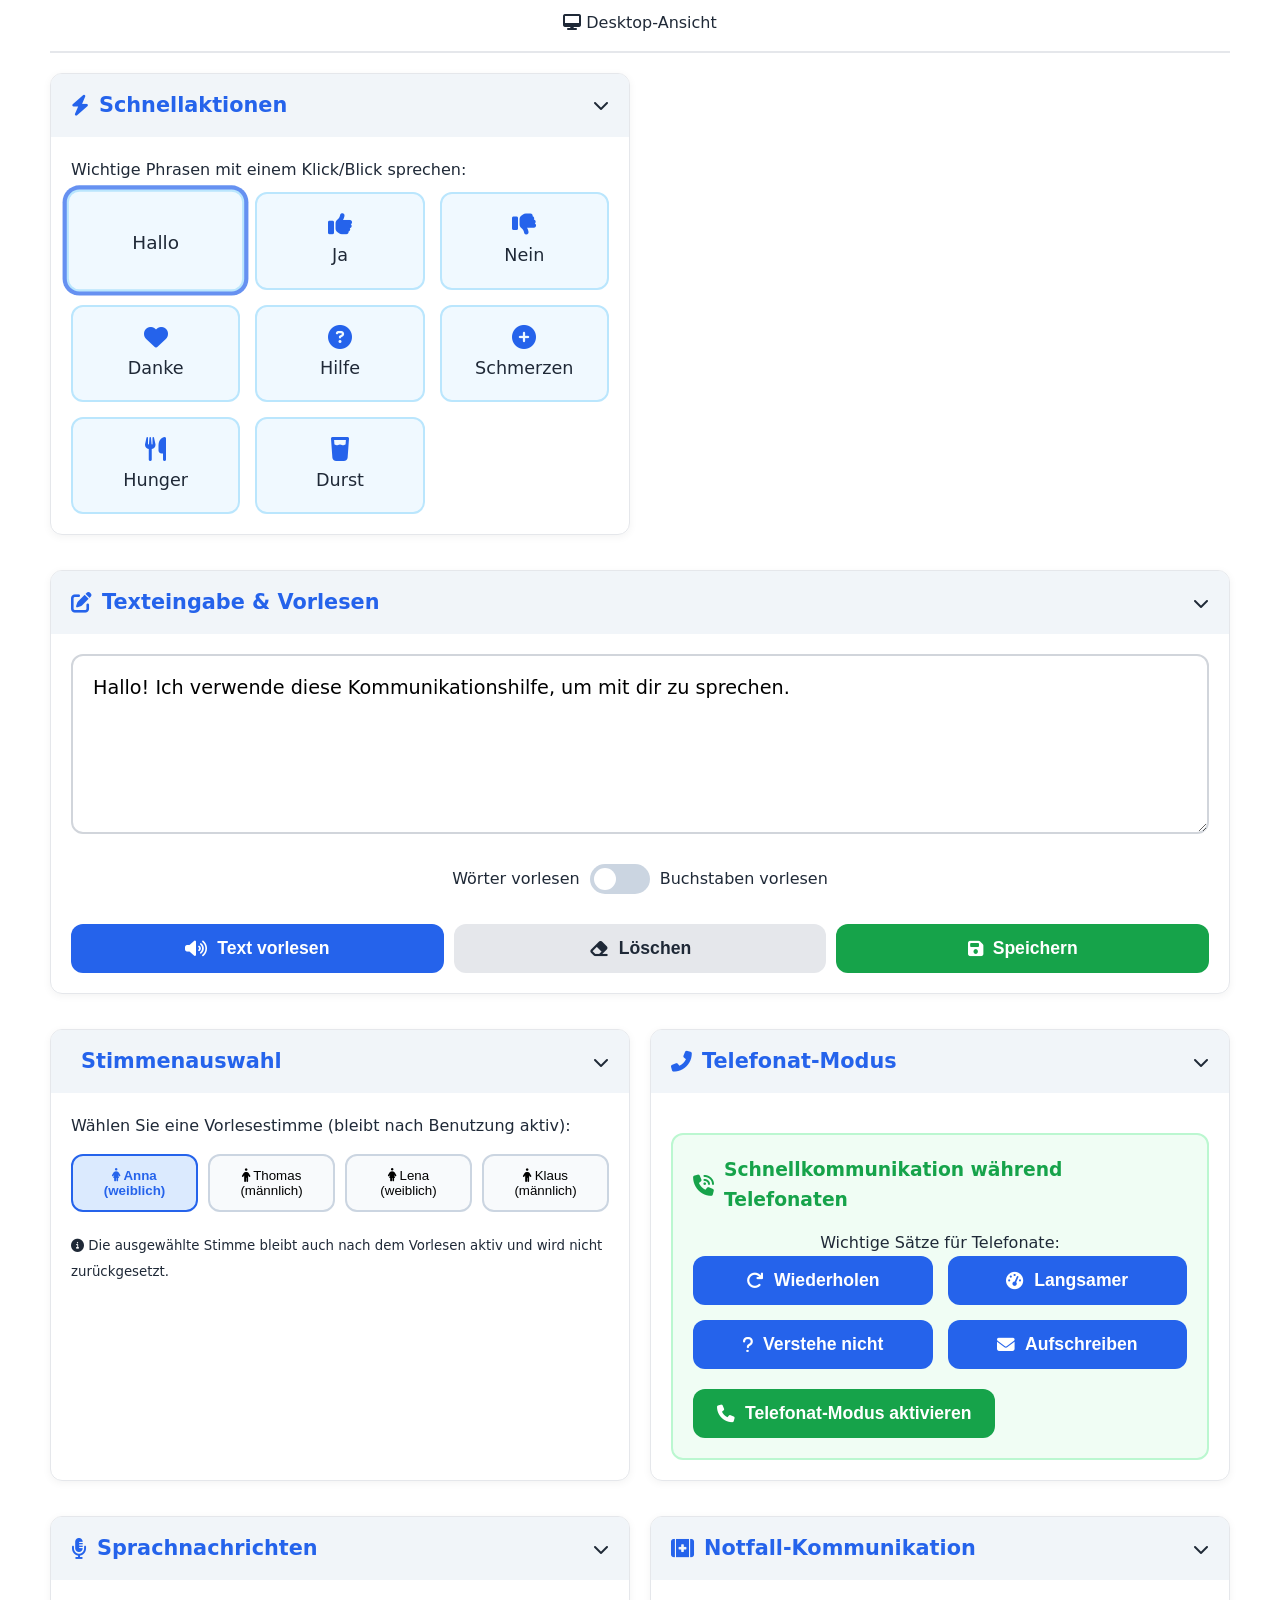
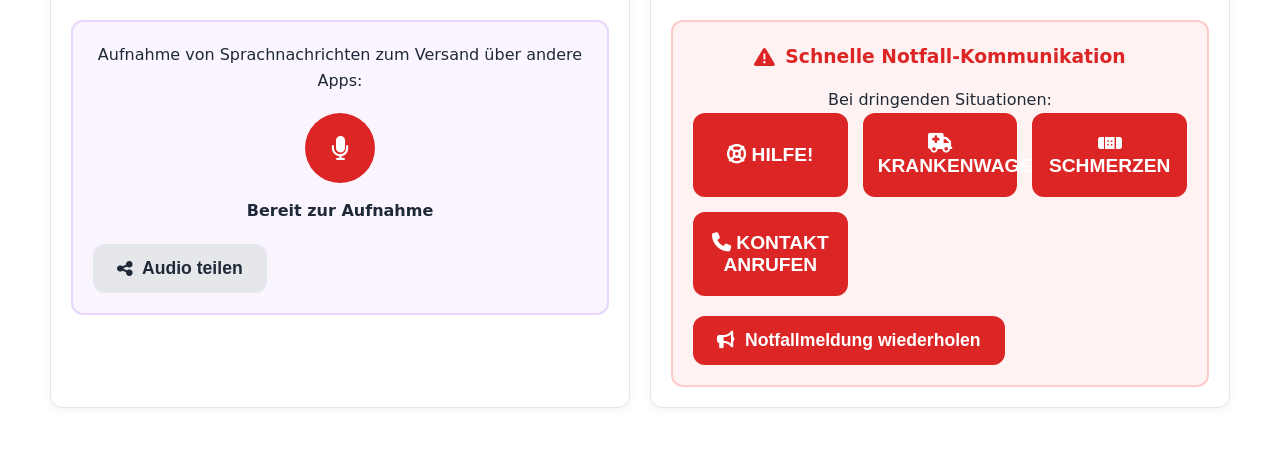
<file: Tonguebox.html>
<!DOCTYPE html>
<html lang="de">
<head>
    <meta charset="UTF-8">
    <meta name="viewport" content="width=device-width, initial-scale=1.0">
    <title>Tonguebox</title>
    <link rel="stylesheet" href="https://cdnjs.cloudflare.com/ajax/libs/font-awesome/6.4.0/css/all.min.css">
    <style>
        :root {
            --primary-color: #2563eb;
            --secondary-color: #3b82f6;
            --accent-color: #1d4ed8;
            --text-color: #1f2937;
            --light-color: #f8fafc;
            --danger-color: #dc2626;
            --success-color: #16a34a;
            --border-radius: 12px;
            --transition: all 0.3s ease;
        }

        * {
            margin: 0;
            padding: 0;
            box-sizing: border-box;
        }

        body {
            font-family: 'Segoe UI', system-ui, sans-serif;
            color: var(--text-color);
            background-color: white;
            line-height: 1.6;
            padding: 10px;
            max-width: 1200px;
            margin: 0 auto;
            min-height: 100vh;
        }

        /* Responsive Anpassungen */
        .desktop-view { display: block; }
        .tablet-view { display: none; }
        .mobile-view { display: none; }

        @media (max-width: 1024px) {
            .desktop-view { display: none; }
            .tablet-view { display: block; }
        }

        @media (max-width: 768px) {
            .tablet-view { display: none; }
            .mobile-view { display: block; }
            
            /* Für Blickerfassung am iPhone: größere Buttons */
            .quick-button, .voice-btn, .nav-btn {
                min-height: 70px;
                font-size: 1.2rem;
            }
            
            .text-input {
                min-height: 150px;
            }
        }

        /* Header */
        .header {
            text-align: center;
            margin-bottom: 20px;
            padding-bottom: 15px;
            border-bottom: 2px solid #e5e7eb;
        }

        .header h1 {
            color: var(--primary-color);
            font-size: 2.2rem;
            margin-bottom: 5px;
        }

        .header p {
            color: #6b7280;
            font-size: 1.1rem;
        }

        /* Hauptcontainer */
        .container {
            display: grid;
            grid-template-columns: 1fr 1fr;
            gap: 20px;
            margin-bottom: 30px;
        }

        @media (max-width: 768px) {
            .container {
                grid-template-columns: 1fr;
            }
        }

        /* Klappbare Bereiche */
        .collapsible-section {
            border: 1px solid #e5e7eb;
            border-radius: var(--border-radius);
            margin-bottom: 15px;
            overflow: hidden;
            box-shadow: 0 2px 8px rgba(0, 0, 0, 0.05);
        }

        .section-header {
            background-color: #f1f5f9;
            padding: 15px 20px;
            display: flex;
            justify-content: space-between;
            align-items: center;
            cursor: pointer;
            transition: var(--transition);
        }

        .section-header:hover {
            background-color: #e2e8f0;
        }

        .section-header h2 {
            font-size: 1.3rem;
            color: var(--primary-color);
            display: flex;
            align-items: center;
            gap: 10px;
        }

        .section-content {
            padding: 20px;
            display: block;
        }

        .collapsed .section-content {
            display: none;
        }

        /* Textbereich */
        .text-section {
            grid-column: span 2;
        }

        @media (max-width: 768px) {
            .text-section {
                grid-column: span 1;
            }
        }

        .text-container {
            display: flex;
            flex-direction: column;
            gap: 15px;
        }

        .text-input {
            width: 100%;
            min-height: 180px;
            padding: 20px;
            border: 2px solid #d1d5db;
            border-radius: var(--border-radius);
            font-size: 1.2rem;
            resize: vertical;
            font-family: inherit;
            transition: var(--transition);
        }

        .text-input:focus {
            outline: none;
            border-color: var(--primary-color);
            box-shadow: 0 0 0 3px rgba(37, 99, 235, 0.1);
        }

        .text-controls {
            display: flex;
            flex-wrap: wrap;
            gap: 10px;
            justify-content: center;
        }

        /* Buttons */
        .btn {
            padding: 14px 24px;
            border: none;
            border-radius: var(--border-radius);
            font-size: 1.1rem;
            font-weight: 600;
            cursor: pointer;
            transition: var(--transition);
            display: flex;
            align-items: center;
            justify-content: center;
            gap: 10px;
            flex: 1;
            min-width: 140px;
        }

        .btn-primary {
            background-color: var(--primary-color);
            color: white;
        }

        .btn-primary:hover {
            background-color: var(--accent-color);
            transform: translateY(-2px);
        }

        .btn-secondary {
            background-color: #e5e7eb;
            color: var(--text-color);
        }

        .btn-secondary:hover {
            background-color: #d1d5db;
        }

        .btn-success {
            background-color: var(--success-color);
            color: white;
        }

        .btn-danger {
            background-color: var(--danger-color);
            color: white;
        }

        /* Schnellaktion Buttons */
        .quick-actions {
            display: grid;
            grid-template-columns: repeat(auto-fill, minmax(160px, 1fr));
            gap: 15px;
            margin-top: 10px;
        }

        .quick-button {
            padding: 18px 12px;
            background-color: #f0f9ff;
            border: 2px solid #bae6fd;
            border-radius: var(--border-radius);
            font-size: 1.1rem;
            cursor: pointer;
            transition: var(--transition);
            text-align: center;
            display: flex;
            flex-direction: column;
            align-items: center;
            justify-content: center;
            gap: 5px;
        }

        .quick-button:hover {
            background-color: #e0f2fe;
            transform: translateY(-3px);
            box-shadow: 0 5px 15px rgba(0, 0, 0, 0.1);
        }

        .quick-button i {
            font-size: 1.5rem;
            color: var(--primary-color);
        }

        /* Stimmen Auswahl */
        .voice-selection {
            display: flex;
            flex-wrap: wrap;
            gap: 10px;
            margin-top: 15px;
        }

        .voice-btn {
            padding: 12px 18px;
            background-color: #f8fafc;
            border: 2px solid #cbd5e1;
            border-radius: var(--border-radius);
            cursor: pointer;
            transition: var(--transition);
            flex: 1;
            min-width: 120px;
        }

        .voice-btn.active {
            background-color: #dbeafe;
            border-color: var(--primary-color);
            color: var(--primary-color);
            font-weight: 600;
        }

        /* Notfall Tool */
        .emergency-tool {
            background-color: #fef2f2;
            border: 2px solid #fecaca;
            border-radius: var(--border-radius);
            padding: 20px;
            margin-top: 20px;
            text-align: center;
        }

        .emergency-header {
            display: flex;
            align-items: center;
            justify-content: center;
            gap: 10px;
            margin-bottom: 15px;
            color: var(--danger-color);
        }

        .emergency-buttons {
            display: grid;
            grid-template-columns: repeat(auto-fit, minmax(150px, 1fr));
            gap: 15px;
        }

        .emergency-btn {
            padding: 20px 15px;
            background-color: var(--danger-color);
            color: white;
            border: none;
            border-radius: var(--border-radius);
            font-size: 1.2rem;
            font-weight: bold;
            cursor: pointer;
            transition: var(--transition);
        }

        .emergency-btn:hover {
            background-color: #b91c1c;
            transform: scale(1.05);
        }

        /* Telefonat Modus */
        .call-mode {
            background-color: #f0fdf4;
            border: 2px solid #bbf7d0;
            border-radius: var(--border-radius);
            padding: 20px;
            margin-top: 20px;
        }

        .call-header {
            display: flex;
            align-items: center;
            justify-content: center;
            gap: 10px;
            margin-bottom: 15px;
            color: var(--success-color);
        }

        .call-buttons {
            display: grid;
            grid-template-columns: repeat(auto-fit, minmax(180px, 1fr));
            gap: 15px;
        }

        /* Sprachnachrichten */
        .voice-message-section {
            background-color: #faf5ff;
            border: 2px solid #e9d5ff;
            border-radius: var(--border-radius);
            padding: 20px;
            margin-top: 20px;
        }

        .recording-controls {
            display: flex;
            justify-content: center;
            gap: 20px;
            margin-top: 20px;
        }

        .recording-btn {
            width: 70px;
            height: 70px;
            border-radius: 50%;
            border: none;
            font-size: 1.5rem;
            cursor: pointer;
            transition: var(--transition);
            display: flex;
            align-items: center;
            justify-content: center;
        }

        .record-btn {
            background-color: var(--danger-color);
            color: white;
        }

        .stop-btn {
            background-color: #6b7280;
            color: white;
        }

        .send-btn {
            background-color: var(--success-color);
            color: white;
        }

        .recording-status {
            text-align: center;
            margin-top: 15px;
            font-weight: 600;
        }

        .recording {
            color: var(--danger-color);
            animation: pulse 1.5s infinite;
        }

        @keyframes pulse {
            0% { opacity: 1; }
            50% { opacity: 0.7; }
            100% { opacity: 1; }
        }

        /* Blickerfassung Optimierung */
        .gaze-optimized {
            position: relative;
        }

        .gaze-optimized::after {
            content: '';
            position: absolute;
            top: -5px;
            left: -5px;
            right: -5px;
            bottom: -5px;
            border-radius: calc(var(--border-radius) + 5px);
            border: 3px solid transparent;
            transition: var(--transition);
        }

        .gaze-optimized:hover::after,
        .gaze-optimized:focus::after {
            border-color: rgba(37, 99, 235, 0.3);
        }

        /* Fußzeile */
        .footer {
            text-align: center;
            margin-top: 30px;
            padding-top: 20px;
            border-top: 1px solid #e5e7eb;
            color: #6b7280;
            font-size: 0.9rem;
        }

        /* Hilfsklassen */
        .hidden {
            display: none !important;
        }

        .text-center {
            text-align: center;
        }

        .mt-20 {
            margin-top: 20px;
        }

        .mb-10 {
            margin-bottom: 10px;
        }

        .icon {
            font-size: 1.3rem;
        }

        /* Toggle Switch */
        .toggle-container {
            display: flex;
            align-items: center;
            justify-content: center;
            gap: 10px;
            margin: 15px 0;
        }

        .toggle-switch {
            position: relative;
            display: inline-block;
            width: 60px;
            height: 30px;
        }

        .toggle-switch input {
            opacity: 0;
            width: 0;
            height: 0;
        }

        .toggle-slider {
            position: absolute;
            cursor: pointer;
            top: 0;
            left: 0;
            right: 0;
            bottom: 0;
            background-color: #cbd5e1;
            border-radius: 34px;
            transition: var(--transition);
        }

        .toggle-slider:before {
            position: absolute;
            content: "";
            height: 22px;
            width: 22px;
            left: 4px;
            bottom: 4px;
            background-color: white;
            border-radius: 50%;
            transition: var(--transition);
        }

        input:checked + .toggle-slider {
            background-color: var(--primary-color);
        }

        input:checked + .toggle-slider:before {
            transform: translateX(30px);
        }
    </style>
</head>
<body>
    <!-- Header -->
    <div class="header">
        
        <div class="device-indicator">
            <span class="desktop-view"><i class="fas fa-desktop"></i> Desktop-Ansicht</span>
            <span class="tablet-view"><i class="fas fa-tablet-alt"></i> Tablet-Ansicht</span>
            <span class="mobile-view"><i class="fas fa-mobile-alt"></i> Mobile-Ansicht (optimiert für Blickerfassung)</span>
        </div>
    </div>

    <!-- Hauptcontainer -->
    <div class="container">
        <!-- Schnellaktionen Bereich -->
        <div class="collapsible-section">
            <div class="section-header">
                <h2><i class="fas fa-bolt"></i> Schnellaktionen</h2>
                <i class="fas fa-chevron-down"></i>
            </div>
            <div class="section-content">
                <p class="mb-10">Wichtige Phrasen mit einem Klick/Blick sprechen:</p>
                <div class="quick-actions">
                    <div class="quick-button gaze-optimized" data-text="Hallo, wie geht es dir?">
                        <i class="fas fa-hand-wave"></i>
                        <span>Hallo</span>
                    </div>
                    <div class="quick-button gaze-optimized" data-text="Ja, das stimmt.">
                        <i class="fas fa-thumbs-up"></i>
                        <span>Ja</span>
                    </div>
                    <div class="quick-button gaze-optimized" data-text="Nein, das möchte ich nicht.">
                        <i class="fas fa-thumbs-down"></i>
                        <span>Nein</span>
                    </div>
                    <div class="quick-button gaze-optimized" data-text="Danke für deine Hilfe.">
                        <i class="fas fa-heart"></i>
                        <span>Danke</span>
                    </div>
                    <div class="quick-button gaze-optimized" data-text="Kannst du mir bitte helfen?">
                        <i class="fas fa-question-circle"></i>
                        <span>Hilfe</span>
                    </div>
                    <div class="quick-button gaze-optimized" data-text="Ich habe Schmerzen.">
                        <i class="fas fa-plus-circle"></i>
                        <span>Schmerzen</span>
                    </div>
                    <div class="quick-button gaze-optimized" data-text="Ich habe Hunger.">
                        <i class="fas fa-utensils"></i>
                        <span>Hunger</span>
                    </div>
                    <div class="quick-button gaze-optimized" data-text="Ich habe Durst.">
                        <i class="fas fa-glass-water"></i>
                        <span>Durst</span>
                    </div>
                </div>
            </div>
        </div>

        <!-- Textbereich -->
        <div class="collapsible-section text-section">
            <div class="section-header">
                <h2><i class="fas fa-edit"></i> Texteingabe & Vorlesen</h2>
                <i class="fas fa-chevron-down"></i>
            </div>
            <div class="section-content">
                <div class="text-container">
                    <textarea class="text-input gaze-optimized" placeholder="Geben Sie hier Ihren Text ein...">Hallo! Ich verwende diese Kommunikationshilfe, um mit dir zu sprechen.</textarea>
                    
                    <div class="toggle-container">
                        <span>Wörter vorlesen</span>
                        <label class="toggle-switch">
                            <input type="checkbox" id="letterModeToggle">
                            <span class="toggle-slider"></span>
                        </label>
                        <span>Buchstaben vorlesen</span>
                    </div>
                    
                    <div class="text-controls">
                        <button class="btn btn-primary gaze-optimized" id="speakTextBtn">
                            <i class="fas fa-volume-up"></i> Text vorlesen
                        </button>
                        <button class="btn btn-secondary gaze-optimized" id="clearTextBtn">
                            <i class="fas fa-eraser"></i> Löschen
                        </button>
                        <button class="btn btn-success gaze-optimized" id="saveTextBtn">
                            <i class="fas fa-save"></i> Speichern
                        </button>
                    </div>
                </div>
            </div>
        </div>

        <!-- Stimmen Auswahl -->
        <div class="collapsible-section">
            <div class="section-header">
                <h2><i class="fas fa-user-voice"></i> Stimmenauswahl</h2>
                <i class="fas fa-chevron-down"></i>
            </div>
            <div class="section-content">
                <p>Wählen Sie eine Vorlesestimme (bleibt nach Benutzung aktiv):</p>
                <div class="voice-selection">
                    <button class="voice-btn active gaze-optimized" data-voice="female1">
                        <i class="fas fa-female"></i> Anna (weiblich)
                    </button>
                    <button class="voice-btn gaze-optimized" data-voice="male1">
                        <i class="fas fa-male"></i> Thomas (männlich)
                    </button>
                    <button class="voice-btn gaze-optimized" data-voice="female2">
                        <i class="fas fa-female"></i> Lena (weiblich)
                    </button>
                    <button class="voice-btn gaze-optimized" data-voice="male2">
                        <i class="fas fa-male"></i> Klaus (männlich)
                    </button>
                </div>
                <p class="mt-20"><small><i class="fas fa-info-circle"></i> Die ausgewählte Stimme bleibt auch nach dem Vorlesen aktiv und wird nicht zurückgesetzt.</small></p>
            </div>
        </div>

        <!-- Telefonat-Modus -->
        <div class="collapsible-section">
            <div class="section-header">
                <h2><i class="fas fa-phone-alt"></i> Telefonat-Modus</h2>
                <i class="fas fa-chevron-down"></i>
            </div>
            <div class="section-content">
                <div class="call-mode">
                    <div class="call-header">
                        <i class="fas fa-phone-volume icon"></i>
                        <h3>Schnellkommunikation während Telefonaten</h3>
                    </div>
                    <p class="text-center">Wichtige Sätze für Telefonate:</p>
                    <div class="call-buttons">
                        <button class="btn btn-primary gaze-optimized" data-text="Können Sie das bitte wiederholen?">
                            <i class="fas fa-redo"></i> Wiederholen
                        </button>
                        <button class="btn btn-primary gaze-optimized" data-text="Können Sie bitte langsamer sprechen?">
                            <i class="fas fa-tachometer-alt"></i> Langsamer
                        </button>
                        <button class="btn btn-primary gaze-optimized" data-text="Ich verstehe nicht, was Sie meinen.">
                            <i class="fas fa-question"></i> Verstehe nicht
                        </button>
                        <button class="btn btn-primary gaze-optimized" data-text="Können Sie das bitte aufschreiben oder senden?">
                            <i class="fas fa-envelope"></i> Aufschreiben
                        </button>
                    </div>
                    <div class="text-center mt-20">
                        <button class="btn btn-success gaze-optimized" id="activateCallMode">
                            <i class="fas fa-phone"></i> Telefonat-Modus aktivieren
                        </button>
                    </div>
                </div>
            </div>
        </div>

        <!-- Sprachnachrichten -->
        <div class="collapsible-section">
            <div class="section-header">
                <h2><i class="fas fa-microphone-alt"></i> Sprachnachrichten</h2>
                <i class="fas fa-chevron-down"></i>
            </div>
            <div class="section-content">
                <div class="voice-message-section">
                    <p class="text-center">Aufnahme von Sprachnachrichten zum Versand über andere Apps:</p>
                    
                    <div class="recording-controls">
                        <button class="recording-btn record-btn gaze-optimized" id="recordBtn">
                            <i class="fas fa-microphone"></i>
                        </button>
                        <button class="recording-btn stop-btn gaze-optimized hidden" id="stopBtn">
                            <i class="fas fa-stop"></i>
                        </button>
                        <button class="recording-btn send-btn gaze-optimized hidden" id="sendBtn">
                            <i class="fas fa-paper-plane"></i>
                        </button>
                    </div>
                    
                    <div class="recording-status">
                        <p id="recordingStatus">Bereit zur Aufnahme</p>
                        <p id="recordingTimer" class="hidden">00:00</p>
                    </div>
                    
                    <div class="text-center mt-20">
                        <button class="btn btn-secondary gaze-optimized" id="shareAudioBtn">
                            <i class="fas fa-share-alt"></i> Audio teilen
                        </button>
                    </div>
                </div>
            </div>
        </div>

        <!-- Notfall-Kommunikation -->
        <div class="collapsible-section">
            <div class="section-header">
                <h2><i class="fas fa-first-aid"></i> Notfall-Kommunikation</h2>
                <i class="fas fa-chevron-down"></i>
            </div>
            <div class="section-content">
                <div class="emergency-tool">
                    <div class="emergency-header">
                        <i class="fas fa-exclamation-triangle icon"></i>
                        <h3>Schnelle Notfall-Kommunikation</h3>
                    </div>
                    <p class="text-center">Bei dringenden Situationen:</p>
                    
                    <div class="emergency-buttons">
                        <button class="emergency-btn gaze-optimized" data-text="Hilfe! Ich brauche dringend Hilfe!">
                            <i class="fas fa-life-ring"></i> HILFE!
                        </button>
                        <button class="emergency-btn gaze-optimized" data-text="Rufen Sie bitte einen Krankenwagen!">
                            <i class="fas fa-ambulance"></i> KRANKENWAGEN
                        </button>
                        <button class="emergency-btn gaze-optimized" data-text="Ich habe starke Schmerzen!">
                            <i class="fas fa-band-aid"></i> SCHMERZEN
                        </button>
                        <button class="emergency-btn gaze-optimized" data-text="Bitte rufen Sie meine Kontaktperson an!">
                            <i class="fas fa-phone"></i> KONTAKT ANRUFEN
                        </button>
                    </div>
                    
                    <div class="text-center mt-20">
                        <button class="btn btn-danger gaze-optimized" id="emergencyRepeatBtn">
                            <i class="fas fa-bullhorn"></i> Notfallmeldung wiederholen
                        </button>
                    </div>
                </div>
            </div>
        </div>
    </div>


    <script>
        document.addEventListener('DOMContentLoaded', function() {
            // Klappbare Bereiche
            const sectionHeaders = document.querySelectorAll('.section-header');
            sectionHeaders.forEach(header => {
                header.addEventListener('click', function() {
                    const section = this.parentElement;
                    section.classList.toggle('collapsed');
                    const icon = this.querySelector('.fa-chevron-down');
                    if (section.classList.contains('collapsed')) {
                        icon.classList.replace('fa-chevron-down', 'fa-chevron-right');
                    } else {
                        icon.classList.replace('fa-chevron-right', 'fa-chevron-down');
                    }
                });
            });

            // Sprachsynthese Initialisierung
            let currentVoice = 'female1';
            const voices = {
                female1: { name: 'Anna', lang: 'de-DE', gender: 'female' },
                male1: { name: 'Thomas', lang: 'de-DE', gender: 'male' },
                female2: { name: 'Lena', lang: 'de-DE', gender: 'female' },
                male2: { name: 'Klaus', lang: 'de-DE', gender: 'male' }
            };
            
            let speechSynth = window.speechSynthesis;
            let isSpeaking = false;
            
            // Stimmenauswahl
            const voiceButtons = document.querySelectorAll('.voice-btn');
            voiceButtons.forEach(button => {
                button.addEventListener('click', function() {
                    voiceButtons.forEach(btn => btn.classList.remove('active'));
                    this.classList.add('active');
                    currentVoice = this.dataset.voice;
                    
                    // Speichern der Auswahl im localStorage
                    localStorage.setItem('selectedVoice', currentVoice);
                });
            });
            
            // Geladene Stimme aus localStorage wiederherstellen
            const savedVoice = localStorage.getItem('selectedVoice');
            if (savedVoice) {
                currentVoice = savedVoice;
                voiceButtons.forEach(btn => {
                    btn.classList.remove('active');
                    if (btn.dataset.voice === savedVoice) {
                        btn.classList.add('active');
                    }
                });
            }
            
            // Funktion zum Vorlesen
            function speakText(text, letterMode = false) {
                if (isSpeaking) {
                    speechSynth.cancel();
                }
                
                if (letterMode) {
                    // Buchstabenweise vorlesen
                    const letters = text.split('');
                    let delay = 0;
                    
                    letters.forEach((letter, index) => {
                        setTimeout(() => {
                            if (letter === ' ') {
                                // Pause bei Leerzeichen
                                return;
                            }
                            
                            const utterance = new SpeechSynthesisUtterance(letter);
                            utterance.lang = voices[currentVoice].lang;
                            utterance.rate = 0.7;
                            speechSynth.speak(utterance);
                            
                            // Markiere aktuellen Buchstaben im Text
                            highlightLetter(text, index);
                        }, delay);
                        
                        delay += 300; // 300ms Pause zwischen Buchstaben
                    });
                    
                    // Zurücksetzen der Markierung
                    setTimeout(() => {
                        clearHighlight();
                    }, delay + 300);
                } else {
                    // Wortweise vorlesen
                    const utterance = new SpeechSynthesisUtterance(text);
                    utterance.lang = voices[currentVoice].lang;
                    utterance.rate = 1.0;
                    
                    utterance.onstart = function() {
                        isSpeaking = true;
                    };
                    
                    utterance.onend = function() {
                        isSpeaking = false;
                    };
                    
                    speechSynth.speak(utterance);
                }
            }
            
            // Text markierung für Buchstabenmodus
            function highlightLetter(text, index) {
                const textarea = document.querySelector('.text-input');
                textarea.focus();
                textarea.setSelectionRange(index, index + 1);
                
                // Visuelle Hervorhebung
                const before = text.substring(0, index);
                const letter = text.substring(index, index + 1);
                const after = text.substring(index + 1);
                
                // Temporäres HTML für visuelle Hervorhebung
                textarea.value = before + '[' + letter + ']' + after;
                
                // Setze Cursor zurück
                setTimeout(() => {
                    textarea.setSelectionRange(index + 1, index + 2);
                }, 10);
            }
            
            function clearHighlight() {
                const textarea = document.querySelector('.text-input');
                const text = textarea.value;
                textarea.value = text.replace(/\[|\]/g, '');
            }
            
            // Schnellaktion Buttons
            const quickButtons = document.querySelectorAll('.quick-button, .call-buttons .btn, .emergency-btn');
            quickButtons.forEach(button => {
                button.addEventListener('click', function() {
                    const text = this.dataset.text;
                    const letterMode = document.getElementById('letterModeToggle').checked;
                    speakText(text, letterMode);
                });
            });
            
            // Text vorlesen Button
            document.getElementById('speakTextBtn').addEventListener('click', function() {
                const text = document.querySelector('.text-input').value;
                const letterMode = document.getElementById('letterModeToggle').checked;
                
                if (text.trim() === '') {
                    alert('Bitte geben Sie einen Text ein oder wählen Sie eine Schnellaktion.');
                    return;
                }
                
                speakText(text, letterMode);
            });
            
            // Text löschen Button
            document.getElementById('clearTextBtn').addEventListener('click', function() {
                document.querySelector('.text-input').value = '';
            });
            
            // Text speichern Button
            document.getElementById('saveTextBtn').addEventListener('click', function() {
                const text = document.querySelector('.text-input').value;
                if (text.trim() === '') {
                    alert('Bitte geben Sie einen Text zum Speichern ein.');
                    return;
                }
                
                localStorage.setItem('savedText', text);
                alert('Text wurde gespeichert!');
            });
            
            // Geladenen Text wiederherstellen
            const savedText = localStorage.getItem('savedText');
            if (savedText) {
                document.querySelector('.text-input').value = savedText;
            }
            
            // Sprachnachrichten Funktionen
            let mediaRecorder;
            let audioChunks = [];
            let isRecording = false;
            let recordingTimer;
            let seconds = 0;
            
            const recordBtn = document.getElementById('recordBtn');
            const stopBtn = document.getElementById('stopBtn');
            const sendBtn = document.getElementById('sendBtn');
            const recordingStatus = document.getElementById('recordingStatus');
            const recordingTimerElement = document.getElementById('recordingTimer');
            
            recordBtn.addEventListener('click', async function() {
                try {
                    const stream = await navigator.mediaDevices.getUserMedia({ audio: true });
                    mediaRecorder = new MediaRecorder(stream);
                    
                    mediaRecorder.start();
                    isRecording = true;
                    
                    // UI aktualisieren
                    recordBtn.classList.add('hidden');
                    stopBtn.classList.remove('hidden');
                    recordingStatus.textContent = 'Aufnahme läuft...';
                    recordingStatus.classList.add('recording');
                    recordingTimerElement.classList.remove('hidden');
                    
                    // Timer starten
                    seconds = 0;
                    recordingTimer = setInterval(() => {
                        seconds++;
                        const mins = Math.floor(seconds / 60).toString().padStart(2, '0');
                        const secs = (seconds % 60).toString().padStart(2, '0');
                        recordingTimerElement.textContent = `${mins}:${secs}`;
                    }, 1000);
                    
                    audioChunks = [];
                    
                    mediaRecorder.addEventListener('dataavailable', event => {
                        audioChunks.push(event.data);
                    });
                    
                    mediaRecorder.addEventListener('stop', () => {
                        const audioBlob = new Blob(audioChunks, { type: 'audio/wav' });
                        const audioUrl = URL.createObjectURL(audioBlob);
                        
                        // Audio-URL für den Sendebutton speichern
                        sendBtn.dataset.audioUrl = audioUrl;
                        
                        // Sendebutton anzeigen
                        sendBtn.classList.remove('hidden');
                        
                        // Aufnahmestatus aktualisieren
                        recordingStatus.textContent = 'Aufnahme fertig. Senden oder erneut aufnehmen.';
                        recordingStatus.classList.remove('recording');
                    });
                } catch (error) {
                    alert('Fehler beim Zugriff auf das Mikrofon: ' + error.message);
                }
            });
            
            stopBtn.addEventListener('click', function() {
                if (mediaRecorder && isRecording) {
                    mediaRecorder.stop();
                    isRecording = false;
                    
                    // Timer stoppen
                    clearInterval(recordingTimer);
                    
                    // UI aktualisieren
                    stopBtn.classList.add('hidden');
                    recordBtn.classList.remove('hidden');
                }
            });
            
            sendBtn.addEventListener('click', function() {
                const audioUrl = this.dataset.audioUrl;
                if (!audioUrl) {
                    alert('Keine Aufnahme zum Senden vorhanden.');
                    return;
                }
                
                // Hier würde normalerweise die Integration mit Messaging-Apps erfolgen
                // Für das Beispiel zeigen wir einen Download-Link an
                const a = document.createElement('a');
                a.href = audioUrl;
                a.download = 'sprachnachricht.wav';
                a.textContent = 'Sprachnachricht herunterladen';
                a.className = 'btn btn-primary mt-20';
                
                // Alten Link entfernen falls vorhanden
                const oldLink = document.querySelector('.download-link');
                if (oldLink) oldLink.remove();
                
                // Neuen Link einfügen
                a.classList.add('download-link');
                sendBtn.parentElement.appendChild(a);
                
                alert('Sprachnachricht ist bereit zum Teilen über andere Apps!');
            });
            
            // Audio teilen Button
            document.getElementById('shareAudioBtn').addEventListener('click', function() {
                if (!navigator.share) {
                    alert('Die Teilen-Funktion wird von Ihrem Browser nicht unterstützt.');
                    return;
                }
                
                // Für dieses Beispiel erstellen wir eine Dummy-Audio-Datei
                const dummyAudioUrl = 'https://www.soundjay.com/buttons/beep-07.wav';
                
                navigator.share({
                    title: 'Meine Sprachnachricht',
                    text: 'Ich habe eine Sprachnachricht aufgenommen',
                    url: dummyAudioUrl
                })
                .then(() => console.log('Erfolgreich geteilt'))
                .catch(error => console.log('Fehler beim Teilen:', error));
            });
            
            // Telefonat-Modus aktivieren
            document.getElementById('activateCallMode').addEventListener('click', function() {
                alert('Telefonat-Modus aktiviert! Die Schnellbuttons für Telefonate sind jetzt priorisiert.');
                
                // Visuelle Rückmeldung
                this.innerHTML = '<i class="fas fa-phone"></i> Telefonat-Modus AKTIV';
                this.classList.remove('btn-success');
                this.classList.add('btn-danger');
                
                // Nach 30 Sekunden zurücksetzen
                setTimeout(() => {
                    this.innerHTML = '<i class="fas fa-phone"></i> Telefonat-Modus aktivieren';
                    this.classList.remove('btn-danger');
                    this.classList.add('btn-success');
                }, 30000);
            });
            
            // Notfallmeldung wiederholen
            document.getElementById('emergencyRepeatBtn').addEventListener('click', function() {
                const emergencyText = "Hilfe! Ich brauche dringend Hilfe!";
                speakText(emergencyText);
                
                // Visuelle Rückmeldung
                this.innerHTML = '<i class="fas fa-bullhorn"></i> WIEDERHOLT...';
                setTimeout(() => {
                    this.innerHTML = '<i class="fas fa-bullhorn"></i> Notfallmeldung wiederholen';
                }, 3000);
            });
            
            // Blickerfassungs-Unterstützung: Tastatur-Navigation
            document.addEventListener('keydown', function(event) {
                // Nur wenn die Blickerfassung aktiv ist (hier simuliert mit Strg+Alt)
                if (event.ctrlKey && event.altKey) {
                    switch(event.key) {
                        case 'ArrowRight':
                            navigateFocus('next');
                            break;
                        case 'ArrowLeft':
                            navigateFocus('prev');
                            break;
                        case 'Enter':
                            activateFocusedElement();
                            break;
                    }
                }
            });
            
            let currentFocusIndex = 0;
            const focusableElements = document.querySelectorAll('.gaze-optimized, button, textarea');
            
            function navigateFocus(direction) {
                if (direction === 'next') {
                    currentFocusIndex = (currentFocusIndex + 1) % focusableElements.length;
                } else {
                    currentFocusIndex = (currentFocusIndex - 1 + focusableElements.length) % focusableElements.length;
                }
                
                focusableElements[currentFocusIndex].focus();
                focusableElements[currentFocusIndex].classList.add('active-focus');
                
                // Entferne aktive Fokus-Klasse von anderen Elementen
                focusableElements.forEach((el, index) => {
                    if (index !== currentFocusIndex) {
                        el.classList.remove('active-focus');
                    }
                });
            }
            
            function activateFocusedElement() {
                if (focusableElements[currentFocusIndex]) {
                    focusableElements[currentFocusIndex].click();
                }
            }
            
            // Initialisiere erstes fokussierbares Element
            if (focusableElements.length > 0) {
                focusableElements[0].classList.add('active-focus');
            }
            
            // Füge CSS für aktiven Fokus hinzu (für Blickerfassung)
            const style = document.createElement('style');
            style.textContent = `
                .active-focus {
                    box-shadow: 0 0 0 4px rgba(37, 99, 235, 0.7) !important;
                    transform: scale(1.05) !important;
                    z-index: 10;
                }
                
                @media (max-width: 768px) {
                    /* Größere Berührungsziele für Mobile/Blickerfassung */
                    button, .quick-button, .voice-btn {
                        min-height: 65px !important;
                    }
                    
                    .text-input {
                        font-size: 1.3rem !important;
                    }
                }
            `;
            document.head.appendChild(style);
        });
    </script>
</body>
</html>
</file>
